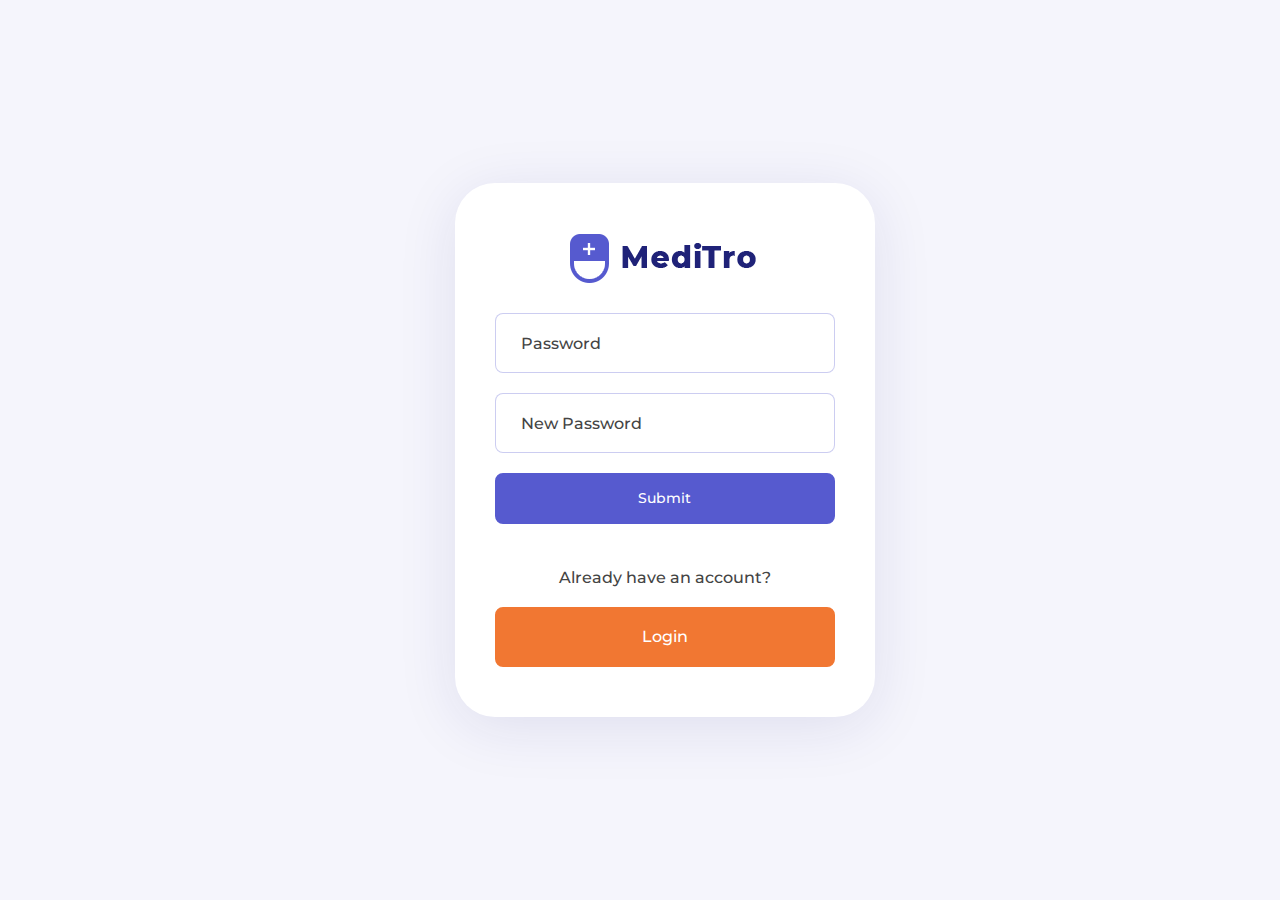
<file: form-forget-password.html>
<!DOCTYPE html>
<html lang="en">

<head>
    <meta charset="utf-8">
    <meta http-equiv="X-UA-Compatible" content="IE=edge">
    <meta name="robots" content="index, follow">
    <meta name="keywords"
        content="Clinic, Medical Health Center, Health Dental, Creative, Healthcare, Industry, Lifestyle, Blogging, meditation, Design">
    <meta name="author" content="ThemeTrades">
    <meta name="description"
        content="MediTro is a Fully Creative Mobile Responsive React Template. It is designed specifically for Clinic, Medical Health Center, Health Dental, Creative, Healthcare, Industry, Lifestyle, Blogging, meditation, Design">
    <meta property="og:url" content="https://meditro.themetrades.com/react/">
    <meta property="og:site_name" content="MediTro - Doctor, Medical &amp; Healthcare React Template">
    <meta property="og:type" content="website">
    <meta property="og:locale" content="en_us">
    <meta property="og:title" content="MediTro - Doctor, Medical &amp; Healthcare React Template">
    <meta property="og:description"
        content="MediTro is a Fully Creative Mobile Responsive React Template. It is designed specifically for Clinic, Medical Health Center, Health Dental, Creative, Healthcare, Industry, Lifestyle, Blogging, meditation, Design">
    <meta property="og:image" content="https://meditro.themetrades.com/react/preview.png">
    <meta name="twitter:card" content="summary">
    <meta name="twitter:url" content="https://meditro.themetrades.com/react/">
    <meta name="twitter:creator" content="@themetrades">
    <meta name="twitter:title" content="MediTro - Doctor, Medical &amp; Healthcare React Template">
    <meta name="twitter:description"
        content="MediTro is a Fully Creative Mobile Responsive React Template. It is designed specifically for Clinic, Medical Health Center, Health Dental, Creative, Healthcare, Industry, Lifestyle, Blogging, meditation, Design">
    <meta name="format-detection" content="telephone=no">
    <link rel="icon" href="/react/favicon.ico">
    <link rel="apple-touch-icon" href="/react/logo192.png">
    <title>MediTro - Doctor, Medical &amp; Healthcare React Template</title>
    <meta name="viewport" content="width=device-width,initial-scale=1">
    <meta name="theme-color" content="#000000">
    <link rel="preconnect" href="https://fonts.googleapis.com">
    <link rel="preconnect" href="https://fonts.gstatic.com" crossorigin="">
    <link
        href="https://fonts.googleapis.com/css2?family=Montserrat:wght@100;200;300;400;500;600;700;800;900&amp;family=Poppins:wght@100;200;300;400;500;600;700;800;900&amp;display=swap"
        rel="stylesheet">
    <link rel="manifest" href="/css/manifest.json">
    <link href="css/2.ec028f45.chunk.css" rel="stylesheet">
    <link href="css/main.dccad17c.chunk.css" rel="stylesheet">
    <link rel="stylesheet" href="https://cdnjs.cloudflare.com/ajax/libs/font-awesome/6.1.2/css/all.min.css"
        integrity="sha512-1sCRPdkRXhBV2PBLUdRb4tMg1w2YPf37qatUFeS7zlBy7jJI8Lf4VHwWfZZfpXtYSLy85pkm9GaYVYMfw5BC1A=="
        crossorigin="anonymous" referrerpolicy="no-referrer" />
    <link rel="stylesheet" href="css/app.css">
    <link rel="stylesheet" href="css/_header.scss">
    <link rel="stylesheet" href="css/line-awesome.min.css">
    <link rel="stylesheet" href="css/_overlay.scss">
    <style type="text/css">
        .transform-component-module_wrapper__1_Fgj {
            position: relative;
            width: -moz-fit-content;
            width: fit-content;
            height: -moz-fit-content;
            height: fit-content;
            overflow: hidden;
            -webkit-touch-callout: none;
            /* iOS Safari */
            -webkit-user-select: none;
            /* Safari */
            -khtml-user-select: none;
            /* Konqueror HTML */
            -moz-user-select: none;
            /* Firefox */
            -ms-user-select: none;
            /* Internet Explorer/Edge */
            user-select: none;
            margin: 0;
            padding: 0;
        }

        .transform-component-module_content__2jYgh {
            display: flex;
            flex-wrap: wrap;
            width: -moz-fit-content;
            width: fit-content;
            height: -moz-fit-content;
            height: fit-content;
            margin: 0;
            padding: 0;
            transform-origin: 0% 0%;
        }

        .transform-component-module_content__2jYgh img {
            pointer-events: none;
        }
    </style>
</head>



<body>
    <div class="page-wraper">
        <div class="section-area account-wraper2">
            <div class="container">
                <div class="row justify-content-center">
                    <div class="col-xl-5 col-lg-6 col-md-8">
                        <div class="appointment-form form-wraper">
                            <div class="logo"><img
                                    src="[data-uri]"
                                    alt=""></div>
                            <form action="#">
                                <div class="form-group"><input type="password" class="form-control"
                                        placeholder="Password"></div>
                                <div class="form-group"><input type="password" class="form-control"
                                        placeholder="New Password"></div>
                                <div class="form-group"><a type="button" class="btn btn-primary w-100 radius-xl"
                                        href="/react/">Submit</a></div>
                                <div class="text-center mt-40">
                                    <p class="mt-0">Already have an account?</p><a
                                        class="btn btn-lg btn-secondary w-100" data-toggle="tab"
                                        href="/login.html">Login</a>
                                </div>
                            </form>
                        </div>
                    </div>
                </div>
            </div>
        </div>
    </div>
    <script src="js/2.2bf10c39.chunk.js"></script>

    <script src="js/main.3ffe373e.chunk.js"></script>
</body>



</html>
</file>
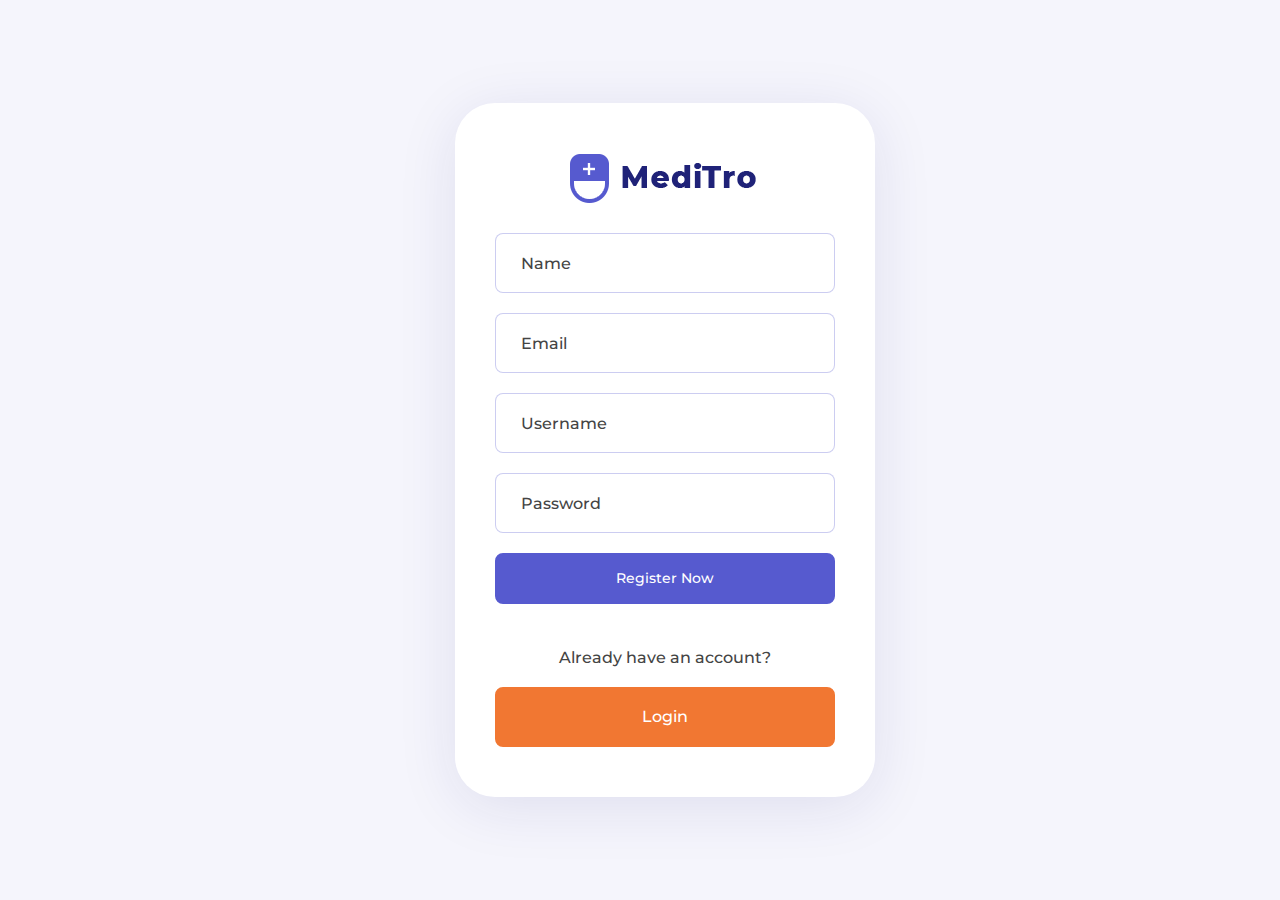
<file: form-register.html>
<!DOCTYPE html>
<html lang="en">

<head>
    <meta charset="utf-8">
    <meta http-equiv="X-UA-Compatible" content="IE=edge">
    <meta name="robots" content="index, follow">
    <meta name="keywords"
        content="Clinic, Medical Health Center, Health Dental, Creative, Healthcare, Industry, Lifestyle, Blogging, meditation, Design">
    <meta name="author" content="ThemeTrades">
    <meta name="description"
        content="MediTro is a Fully Creative Mobile Responsive React Template. It is designed specifically for Clinic, Medical Health Center, Health Dental, Creative, Healthcare, Industry, Lifestyle, Blogging, meditation, Design">
    <meta property="og:url" content="https://meditro.themetrades.com/react/">
    <meta property="og:site_name" content="MediTro - Doctor, Medical &amp; Healthcare React Template">
    <meta property="og:type" content="website">
    <meta property="og:locale" content="en_us">
    <meta property="og:title" content="MediTro - Doctor, Medical &amp; Healthcare React Template">
    <meta property="og:description"
        content="MediTro is a Fully Creative Mobile Responsive React Template. It is designed specifically for Clinic, Medical Health Center, Health Dental, Creative, Healthcare, Industry, Lifestyle, Blogging, meditation, Design">
    <meta property="og:image" content="https://meditro.themetrades.com/react/preview.png">
    <meta name="twitter:card" content="summary">
    <meta name="twitter:url" content="https://meditro.themetrades.com/react/">
    <meta name="twitter:creator" content="@themetrades">
    <meta name="twitter:title" content="MediTro - Doctor, Medical &amp; Healthcare React Template">
    <meta name="twitter:description"
        content="MediTro is a Fully Creative Mobile Responsive React Template. It is designed specifically for Clinic, Medical Health Center, Health Dental, Creative, Healthcare, Industry, Lifestyle, Blogging, meditation, Design">
    <meta name="format-detection" content="telephone=no">
    <link rel="icon" href="/react/favicon.ico">
    <link rel="apple-touch-icon" href="/react/logo192.png">
    <title>MediTro - Doctor, Medical &amp; Healthcare React Template</title>
    <meta name="viewport" content="width=device-width,initial-scale=1">
    <meta name="theme-color" content="#000000">
    <link rel="preconnect" href="https://fonts.googleapis.com">
    <link rel="preconnect" href="https://fonts.gstatic.com" crossorigin="">
    <link
        href="https://fonts.googleapis.com/css2?family=Montserrat:wght@100;200;300;400;500;600;700;800;900&amp;family=Poppins:wght@100;200;300;400;500;600;700;800;900&amp;display=swap"
        rel="stylesheet">
    <link rel="manifest" href="/css/manifest.json">
    <link href="css/2.ec028f45.chunk.css" rel="stylesheet">
    <link href="css/main.dccad17c.chunk.css" rel="stylesheet">
    <link rel="stylesheet" href="https://cdnjs.cloudflare.com/ajax/libs/font-awesome/6.1.2/css/all.min.css"
        integrity="sha512-1sCRPdkRXhBV2PBLUdRb4tMg1w2YPf37qatUFeS7zlBy7jJI8Lf4VHwWfZZfpXtYSLy85pkm9GaYVYMfw5BC1A=="
        crossorigin="anonymous" referrerpolicy="no-referrer" />
    <link rel="stylesheet" href="css/app.css">
    <link rel="stylesheet" href="css/_header.scss">
    <link rel="stylesheet" href="css/line-awesome.min.css">
    <link rel="stylesheet" href="css/_overlay.scss">
    <style type="text/css">
        .transform-component-module_wrapper__1_Fgj {
            position: relative;
            width: -moz-fit-content;
            width: fit-content;
            height: -moz-fit-content;
            height: fit-content;
            overflow: hidden;
            -webkit-touch-callout: none;
            /* iOS Safari */
            -webkit-user-select: none;
            /* Safari */
            -khtml-user-select: none;
            /* Konqueror HTML */
            -moz-user-select: none;
            /* Firefox */
            -ms-user-select: none;
            /* Internet Explorer/Edge */
            user-select: none;
            margin: 0;
            padding: 0;
        }

        .transform-component-module_content__2jYgh {
            display: flex;
            flex-wrap: wrap;
            width: -moz-fit-content;
            width: fit-content;
            height: -moz-fit-content;
            height: fit-content;
            margin: 0;
            padding: 0;
            transform-origin: 0% 0%;
        }

        .transform-component-module_content__2jYgh img {
            pointer-events: none;
        }
    </style>
</head>



<body>
    <div class="page-wraper">
        <div class="section-area account-wraper2">
            <div class="container">
                <div class="row justify-content-center">
                    <div class="col-xl-5 col-lg-6 col-md-8">
                        <div class="appointment-form form-wraper">
                            <div class="logo"><img
                                    src="[data-uri]"
                                    alt=""></div>
                            <form action="#">
                                <div class="form-group"><input type="text" class="form-control" placeholder="Name">
                                </div>
                                <div class="form-group"><input type="email" class="form-control" placeholder="Email">
                                </div>
                                <div class="form-group"><input type="text" class="form-control" placeholder="Username">
                                </div>
                                <div class="form-group"><input type="password" class="form-control"
                                        placeholder="Password"></div>
                                <div class="form-group"><a type="button" class="btn btn-primary w-100 radius-xl"
                                        href="/react/">Register Now</a></div>
                                <div class="text-center mt-40">
                                    <p class="mt-0">Already have an account?</p><a
                                        class="btn btn-lg btn-secondary w-100" data-toggle="tab"
                                        href="/react/form-login">Login</a>
                                </div>
                            </form>
                        </div>
                    </div>
                </div>
            </div>
        </div>
    </div>
    <script src="js/2.2bf10c39.chunk.js"></script>

    <script src="js/main.3ffe373e.chunk.js"></script>
</body>



</html>
</file>
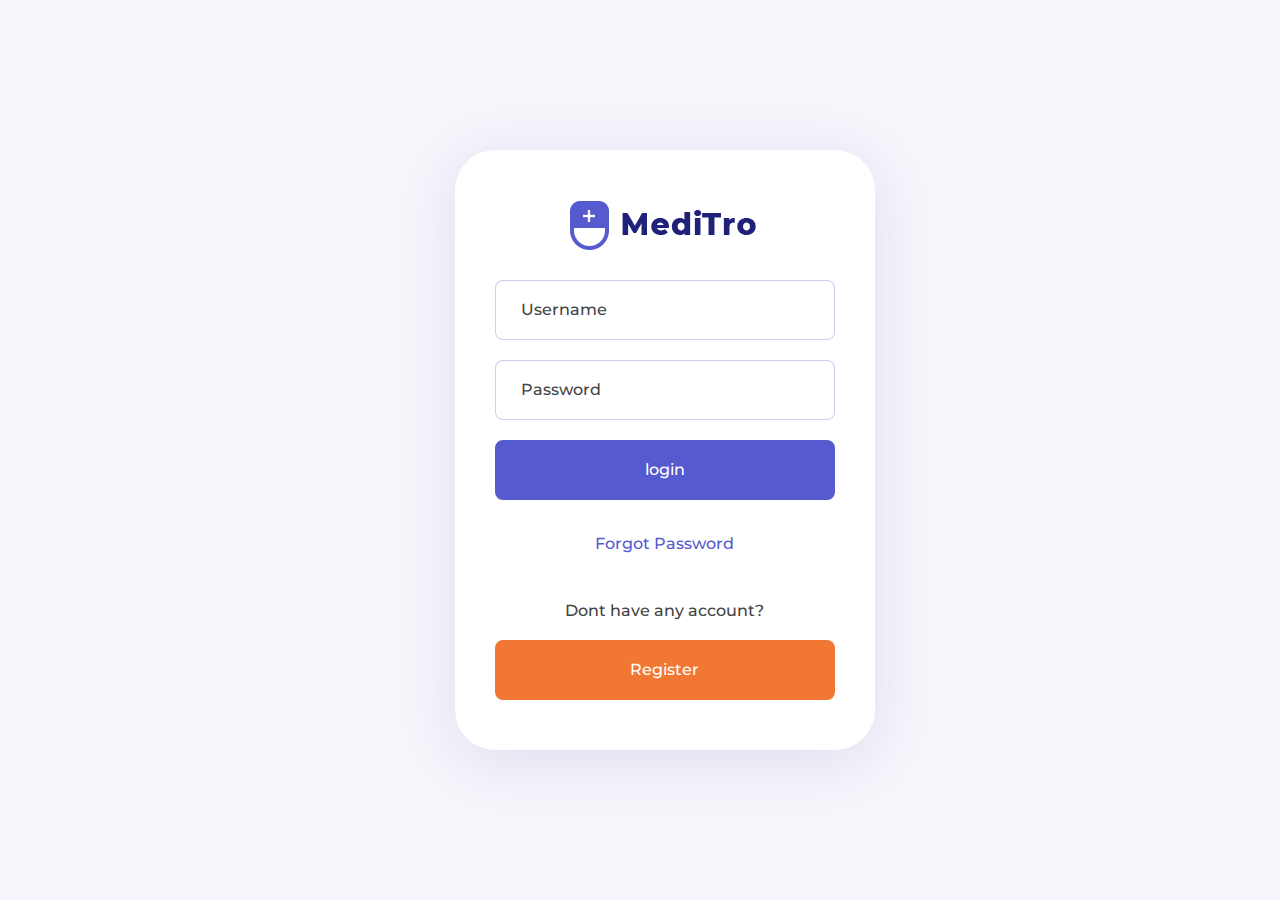
<file: login.html>
<!DOCTYPE html>
<html lang="en">

<head>
    <meta charset="utf-8">
    <meta http-equiv="X-UA-Compatible" content="IE=edge">
    <meta name="robots" content="index, follow">
    <meta name="keywords"
        content="Clinic, Medical Health Center, Health Dental, Creative, Healthcare, Industry, Lifestyle, Blogging, meditation, Design">
    <meta name="author" content="ThemeTrades">
    <meta name="description"
        content="MediTro is a Fully Creative Mobile Responsive React Template. It is designed specifically for Clinic, Medical Health Center, Health Dental, Creative, Healthcare, Industry, Lifestyle, Blogging, meditation, Design">
    <meta property="og:url" content="https://meditro.themetrades.com/react/">
    <meta property="og:site_name" content="MediTro - Doctor, Medical &amp; Healthcare React Template">
    <meta property="og:type" content="website">
    <meta property="og:locale" content="en_us">
    <meta property="og:title" content="MediTro - Doctor, Medical &amp; Healthcare React Template">
    <meta property="og:description"
        content="MediTro is a Fully Creative Mobile Responsive React Template. It is designed specifically for Clinic, Medical Health Center, Health Dental, Creative, Healthcare, Industry, Lifestyle, Blogging, meditation, Design">
    <meta property="og:image" content="https://meditro.themetrades.com/react/preview.png">
    <meta name="twitter:card" content="summary">
    <meta name="twitter:url" content="https://meditro.themetrades.com/react/">
    <meta name="twitter:creator" content="@themetrades">
    <meta name="twitter:title" content="MediTro - Doctor, Medical &amp; Healthcare React Template">
    <meta name="twitter:description"
        content="MediTro is a Fully Creative Mobile Responsive React Template. It is designed specifically for Clinic, Medical Health Center, Health Dental, Creative, Healthcare, Industry, Lifestyle, Blogging, meditation, Design">
    <meta name="format-detection" content="telephone=no">
    <link rel="icon" href="/react/favicon.ico">
    <link rel="apple-touch-icon" href="/react/logo192.png">
    <title>MediTro - Doctor, Medical &amp; Healthcare React Template</title>
    <meta name="viewport" content="width=device-width,initial-scale=1">
    <meta name="theme-color" content="#000000">
    <link rel="preconnect" href="https://fonts.googleapis.com">
    <link rel="preconnect" href="https://fonts.gstatic.com" crossorigin="">
    <link
        href="https://fonts.googleapis.com/css2?family=Montserrat:wght@100;200;300;400;500;600;700;800;900&amp;family=Poppins:wght@100;200;300;400;500;600;700;800;900&amp;display=swap"
        rel="stylesheet">
    <link rel="manifest" href="/css/manifest.json">
    <link href="css/2.ec028f45.chunk.css" rel="stylesheet">
    <link href="css/main.dccad17c.chunk.css" rel="stylesheet">
    <link rel="stylesheet" href="https://cdnjs.cloudflare.com/ajax/libs/font-awesome/6.1.2/css/all.min.css"
        integrity="sha512-1sCRPdkRXhBV2PBLUdRb4tMg1w2YPf37qatUFeS7zlBy7jJI8Lf4VHwWfZZfpXtYSLy85pkm9GaYVYMfw5BC1A=="
        crossorigin="anonymous" referrerpolicy="no-referrer" />
    <link rel="stylesheet" href="css/app.css">
    <link rel="stylesheet" href="css/_header.scss">
    <link rel="stylesheet" href="css/line-awesome.min.css">
    <link rel="stylesheet" href="css/_overlay.scss">
    <style type="text/css">
        .transform-component-module_wrapper__1_Fgj {
            position: relative;
            width: -moz-fit-content;
            width: fit-content;
            height: -moz-fit-content;
            height: fit-content;
            overflow: hidden;
            -webkit-touch-callout: none;
            /* iOS Safari */
            -webkit-user-select: none;
            /* Safari */
            -khtml-user-select: none;
            /* Konqueror HTML */
            -moz-user-select: none;
            /* Firefox */
            -ms-user-select: none;
            /* Internet Explorer/Edge */
            user-select: none;
            margin: 0;
            padding: 0;
        }

        .transform-component-module_content__2jYgh {
            display: flex;
            flex-wrap: wrap;
            width: -moz-fit-content;
            width: fit-content;
            height: -moz-fit-content;
            height: fit-content;
            margin: 0;
            padding: 0;
            transform-origin: 0% 0%;
        }

        .transform-component-module_content__2jYgh img {
            pointer-events: none;
        }
    </style>
</head>



<body>
    <div class="page-wraper">
        <div class="section-area account-wraper2">
            <div class="container">
                <div class="row justify-content-center">
                    <div class="col-xl-5 col-lg-6 col-md-8">
                        <div class="appointment-form form-wraper">
                            <div class="logo"><img
                                    src="[data-uri]"
                                    alt=""></div>
                            <form action="#">
                                <div class="form-group"><input type="text" class="form-control" placeholder="Username">
                                </div>
                                <div class="form-group"><input type="password" class="form-control"
                                        placeholder="Password"></div>
                                <div class="form-group"><a type="button" class="btn mb-30 btn-lg btn-primary w-100"
                                        href="/react/">login</a><a data-toggle="tab"
                                        href="/form-forget-password.html">Forgot Password</a></div>
                                <div class="text-center mt-40">
                                    <p class="mt-0">Dont have any account?</p><a class="btn btn-lg btn-secondary w-100"
                                        data-toggle="tab" href="/form-register.html">Register</a>
                                </div>
                            </form>
                        </div>
                    </div>
                </div>
            </div>
        </div>
    </div>
    <script src="js/2.2bf10c39.chunk.js"></script>

    <script src="js/main.3ffe373e.chunk.js"></script>
</body>



</html>
</file>
<file: css/2.ec028f45.chunk.css>
@charset "UTF-8";.slick-slider{box-sizing:border-box;-webkit-user-select:none;-ms-user-select:none;user-select:none;-webkit-touch-callout:none;-khtml-user-select:none;touch-action:pan-y;-webkit-tap-highlight-color:transparent}.slick-list,.slick-slider{position:relative;display:block}.slick-list{overflow:hidden;margin:0;padding:0}.slick-list:focus{outline:none}.slick-list.dragging{cursor:pointer;cursor:hand}.slick-slider .slick-list,.slick-slider .slick-track{-webkit-transform:translateZ(0);transform:translateZ(0)}.slick-track{position:relative;top:0;left:0;display:block;margin-left:auto;margin-right:auto}.slick-track:after,.slick-track:before{display:table;content:""}.slick-track:after{clear:both}.slick-loading .slick-track{visibility:hidden}.slick-slide{display:none;float:left;height:100%;min-height:1px}[dir=rtl] .slick-slide{float:right}.slick-slide img{display:block}.slick-slide.slick-loading img{display:none}.slick-slide.dragging img{pointer-events:none}.slick-initialized .slick-slide{display:block}.slick-loading .slick-slide{visibility:hidden}.slick-vertical .slick-slide{display:block;height:auto;border:1px solid transparent}.slick-arrow.slick-hidden{display:none}.slick-loading .slick-list{background:#fff url([data-uri]) 50% no-repeat}@font-face{font-family:"slick";font-weight:400;font-style:normal;src:url(/react/static/media/slick.a4e97f5a.eot);src:url(/react/static/media/slick.a4e97f5a.eot?#iefix) format("embedded-opentype"),url(/react/static/media/slick.29518378.woff) format("woff"),url(/react/static/media/slick.c94f7671.ttf) format("truetype"),url(/react/static/media/slick.2630a3e3.svg#slick) format("svg")}.slick-next,.slick-prev{font-size:0;line-height:0;position:absolute;top:50%;display:block;width:20px;height:20px;padding:0;-webkit-transform:translateY(-50%);transform:translateY(-50%);cursor:pointer;border:none}.slick-next,.slick-next:focus,.slick-next:hover,.slick-prev,.slick-prev:focus,.slick-prev:hover{color:transparent;outline:none;background:transparent}.slick-next:focus:before,.slick-next:hover:before,.slick-prev:focus:before,.slick-prev:hover:before{opacity:1}.slick-next.slick-disabled:before,.slick-prev.slick-disabled:before{opacity:.25}.slick-next:before,.slick-prev:before{font-family:"slick";font-size:20px;line-height:1;opacity:.75;color:#fff;-webkit-font-smoothing:antialiased;-moz-osx-font-smoothing:grayscale}.slick-prev{left:-25px}[dir=rtl] .slick-prev{right:-25px;left:auto}.slick-prev:before{content:"←"}[dir=rtl] .slick-prev:before{content:"→"}.slick-next{right:-25px}[dir=rtl] .slick-next{right:auto;left:-25px}.slick-next:before{content:"→"}[dir=rtl] .slick-next:before{content:"←"}.slick-dotted.slick-slider{margin-bottom:30px}.slick-dots{position:absolute;bottom:-25px;display:block;width:100%;padding:0;margin:0;list-style:none;text-align:center}.slick-dots li{position:relative;display:inline-block;margin:0 5px;padding:0}.slick-dots li,.slick-dots li button{width:20px;height:20px;cursor:pointer}.slick-dots li button{font-size:0;line-height:0;display:block;padding:5px;color:transparent;border:0;outline:none;background:transparent}.slick-dots li button:focus,.slick-dots li button:hover{outline:none}.slick-dots li button:focus:before,.slick-dots li button:hover:before{opacity:1}.slick-dots li button:before{font-family:"slick";font-size:6px;line-height:20px;position:absolute;top:0;left:0;width:20px;height:20px;content:"•";text-align:center;opacity:.25;color:#000;-webkit-font-smoothing:antialiased;-moz-osx-font-smoothing:grayscale}.slick-dots li.slick-active button:before{opacity:.75;color:#000}
/*# sourceMappingURL=2.ec028f45.chunk.css.map */
</file>
